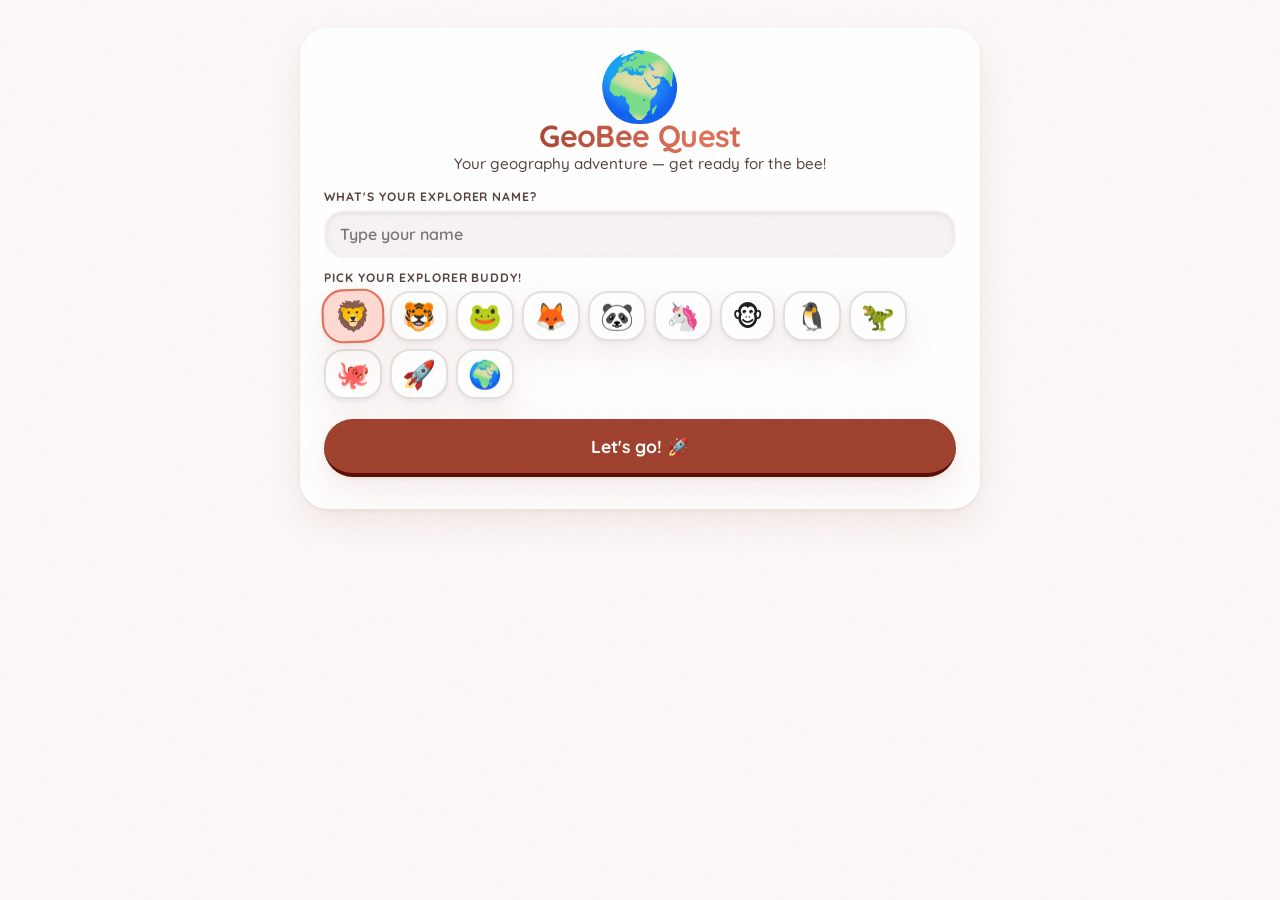
<file: geo-bee-quest/index.html>
<!DOCTYPE html>
<html lang="en">
<head>
  <meta charset="UTF-8" />
  <meta name="viewport" content="width=device-width, initial-scale=1.0, user-scalable=no" />
  <meta name="theme-color" content="#fcf9f8" />
  <title>GeoBee Quest 🌍</title>
  <link rel="icon" href="data:image/svg+xml,<svg xmlns='http://www.w3.org/2000/svg' viewBox='0 0 100 100'><text y='.9em' font-size='90'>🌍</text></svg>" />
  <link rel="preconnect" href="https://fonts.googleapis.com" />
  <link href="https://fonts.googleapis.com/css2?family=Quicksand:wght@500;600;700&display=swap" rel="stylesheet" />
  <link rel="stylesheet" href="css/style.css" />
</head>
<body class="film-grain">
  <aside id="sidebar" aria-label="navigation"></aside>
  <div id="app">
    <div id="screen-welcome" class="screen"></div>
    <div id="screen-home" class="screen"></div>
    <div id="screen-quiz" class="screen"></div>
    <div id="screen-learn" class="screen"></div>
    <div id="screen-summary" class="screen"></div>
    <div id="screen-progress" class="screen"></div>
    <div id="screen-settings" class="screen"></div>
  </div>
  <noscript><p style="text-align:center;padding:2rem">GeoBee Quest needs JavaScript to run.</p></noscript>
  <script src="js/config.js"></script>
  <script src="js/data.js"></script>
  <script src="js/scenes.js"></script>
  <script src="js/maps.js"></script>
  <script src="js/questions.js"></script>
  <script src="js/engine.js"></script>
  <script src="js/sync.js"></script>
  <script src="js/app.js"></script>
</body>
</html>
</file>
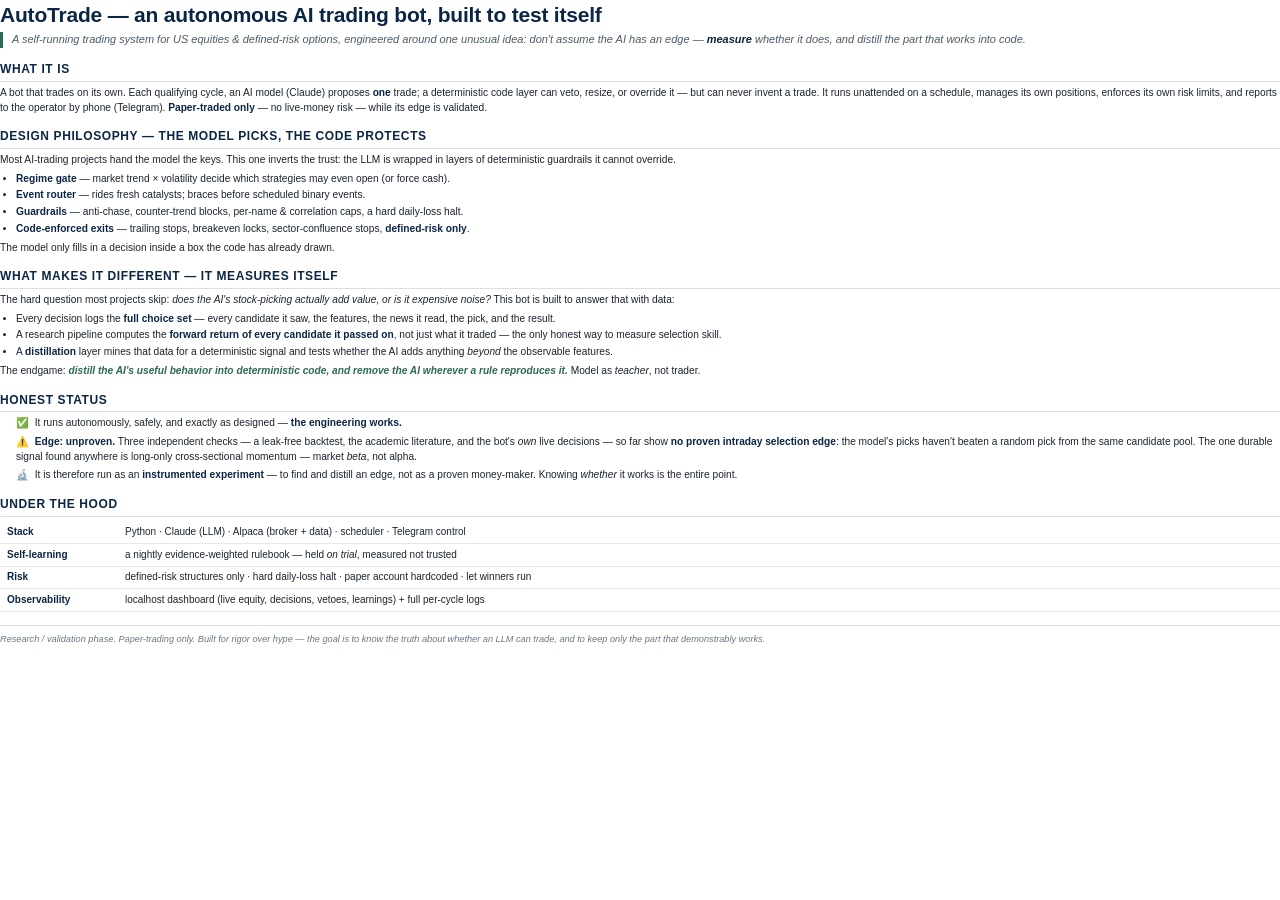
<file: ONEPAGER.html>
<!doctype html><html><head><meta charset="utf-8"><style>
@page { size: Letter; margin: 0.55in 0.6in; }
* { box-sizing: border-box; }
body { font: 10.2px/1.45 -apple-system, "Segoe UI", Roboto, Helvetica, Arial, sans-serif;
       color: #1c2430; margin: 0; }
h1 { font-size: 21px; margin: 0 0 2px; color: #0b2545; letter-spacing: -0.2px; }
.tag { font-size: 11px; color: #4a5a6a; font-style: italic; margin: 0 0 12px;
       border-left: 3px solid #2d6a4f; padding-left: 9px; }
h2 { font-size: 12px; margin: 13px 0 4px; color: #0b2545; text-transform: uppercase;
     letter-spacing: 0.6px; border-bottom: 1.5px solid #d8e0e8; padding-bottom: 2px; }
p { margin: 4px 0; }
ul { margin: 4px 0 4px 0; padding-left: 16px; }
li { margin: 2px 0; }
b { color: #0b2545; }
.em { font-style: italic; color: #2d6a4f; font-weight: 600; }
.status li { list-style: none; margin-left: -16px; margin: 4px 0; }
.k { color: #6a7785; font-size: 9.4px; }
table { border-collapse: collapse; width: 100%; margin: 5px 0; }
td { padding: 3.5px 7px; border-bottom: 1px solid #e3e9ef; vertical-align: top; font-size: 10px; }
td.h { width: 118px; font-weight: 700; color: #0b2545; }
.foot { margin-top: 13px; padding-top: 7px; border-top: 1.5px solid #d8e0e8;
        font-size: 9.2px; color: #6a7785; font-style: italic; }
</style></head><body>

<h1>AutoTrade — an autonomous AI trading bot, built to test itself</h1>
<div class="tag">A self-running trading system for US equities &amp; defined-risk options, engineered around one
unusual idea: don't assume the AI has an edge — <b>measure</b> whether it does, and distill the part that
works into code.</div>

<h2>What it is</h2>
<p>A bot that trades on its own. Each qualifying cycle, an AI model (Claude) proposes <b>one</b> trade; a
deterministic code layer can veto, resize, or override it — but can never invent a trade. It runs unattended
on a schedule, manages its own positions, enforces its own risk limits, and reports to the operator by phone
(Telegram). <b>Paper-traded only</b> — no live-money risk — while its edge is validated.</p>

<h2>Design philosophy — the model picks, the code protects</h2>
<p>Most AI-trading projects hand the model the keys. This one inverts the trust: the LLM is wrapped in layers
of deterministic guardrails it cannot override.</p>
<ul>
<li><b>Regime gate</b> — market trend × volatility decide which strategies may even open (or force cash).</li>
<li><b>Event router</b> — rides fresh catalysts; braces before scheduled binary events.</li>
<li><b>Guardrails</b> — anti-chase, counter-trend blocks, per-name &amp; correlation caps, a hard daily-loss halt.</li>
<li><b>Code-enforced exits</b> — trailing stops, breakeven locks, sector-confluence stops, <b>defined-risk only</b>.</li>
</ul>
<p>The model only fills in a decision inside a box the code has already drawn.</p>

<h2>What makes it different — it measures itself</h2>
<p>The hard question most projects skip: <i>does the AI's stock-picking actually add value, or is it expensive
noise?</i> This bot is built to answer that with data:</p>
<ul>
<li>Every decision logs the <b>full choice set</b> — every candidate it saw, the features, the news it read, the pick, and the result.</li>
<li>A research pipeline computes the <b>forward return of every candidate it passed on</b>, not just what it traded — the only honest way to measure selection skill.</li>
<li>A <b>distillation</b> layer mines that data for a deterministic signal and tests whether the AI adds anything <i>beyond</i> the observable features.</li>
</ul>
<p>The endgame: <span class="em">distill the AI's useful behavior into deterministic code, and remove the AI
wherever a rule reproduces it.</span> Model as <i>teacher</i>, not trader.</p>

<h2>Honest status</h2>
<ul class="status">
<li>✅ &nbsp;It runs autonomously, safely, and exactly as designed — <b>the engineering works.</b></li>
<li>⚠️ &nbsp;<b>Edge: unproven.</b> Three independent checks — a leak-free backtest, the academic literature, and the
bot's <i>own</i> live decisions — so far show <b>no proven intraday selection edge</b>: the model's picks haven't
beaten a random pick from the same candidate pool. The one durable signal found anywhere is long-only cross-sectional
momentum — market <i>beta</i>, not alpha.</li>
<li>🔬 &nbsp;It is therefore run as an <b>instrumented experiment</b> — to find and distill an edge, not as a proven
money-maker. Knowing <i>whether</i> it works is the entire point.</li>
</ul>

<h2>Under the hood</h2>
<table>
<tr><td class="h">Stack</td><td>Python · Claude (LLM) · Alpaca (broker + data) · scheduler · Telegram control</td></tr>
<tr><td class="h">Self-learning</td><td>a nightly evidence-weighted rulebook — held <i>on trial</i>, measured not trusted</td></tr>
<tr><td class="h">Risk</td><td>defined-risk structures only · hard daily-loss halt · paper account hardcoded · let winners run</td></tr>
<tr><td class="h">Observability</td><td>localhost dashboard (live equity, decisions, vetoes, learnings) + full per-cycle logs</td></tr>
</table>

<div class="foot">Research / validation phase. Paper-trading only. Built for rigor over hype — the goal is to
know the truth about whether an LLM can trade, and to keep only the part that demonstrably works.</div>

</body></html>
</file>
<file: geo-bee-quest/css/style.css>
/* GeoBee Quest — "Terra Explorer" theme.
 * Playful Tactile design system (design brief: terra_explorer/DESIGN.md):
 * warm paper surfaces, floating white tiles with soft double shadows,
 * Terracotta primary with 3D "clay" buttons that sink when pressed,
 * Sage green secondary/sticker chips, Quicksand type, MAX roundness.
 */
* { box-sizing: border-box; margin: 0; padding: 0; }
:root {
  /* Terra Explorer palette */
  --paper: #fcf9f8;
  --tile: #ffffff;
  --tile-low: #f6f3f2;
  --tile-high: #f0eded;
  --tile-highest: #e4e2e1;
  --ink: #1b1c1c;
  --ink-soft: #56423e;
  --outline: #89726d;
  --outline-soft: #ddc0ba;

  --terra: #9f402d;        /* primary — deep clay */
  --terra-bright: #e2725b; /* primary container — salmon */
  --terra-soft: #ffdad3;
  --terra-deep: #5a0d02;

  --sage: #56642b;
  --sage-bright: #d6e7a1;
  --sage-soft: #eef4d9;

  --sand: #e9e2d3;
  --error: #ba1a1a;
  --error-soft: #ffdad6;
  --sun: #f5c518;

  --font-body: "Quicksand", "Comfortaa", "Segoe UI", system-ui, sans-serif;
  --font-display: "Quicksand", "Comfortaa", "Segoe UI", system-ui, sans-serif;

  --r-sm: 0.75rem; --r: 1.25rem; --r-md: 1.75rem; --r-lg: 2.25rem; --r-full: 9999px;
  /* double tactile shadow: sharp close + wide diffused */
  --shadow: 0 2px 4px rgb(27 28 28 / 0.05), 0 14px 34px rgb(159 64 45 / 0.10);
  --shadow-lift: 0 4px 8px rgb(27 28 28 / 0.06), 0 22px 44px rgb(159 64 45 / 0.14);
}
html { -webkit-text-size-adjust: 100%; background: var(--paper); }
body {
  font-family: var(--font-body); font-weight: 500;
  background: var(--paper);
  min-height: 100vh; color: var(--ink);
  display: flex; justify-content: center;
}
/* Paper grain (very faint) */
body.film-grain::before {
  content: ""; position: fixed; inset: 0; pointer-events: none; opacity: 0.035;
  background-image: url("data:image/svg+xml,%3Csvg viewBox='0 0 200 200' xmlns='http://www.w3.org/2000/svg'%3E%3Cfilter id='n'%3E%3CfeTurbulence type='fractalNoise' baseFrequency='0.9' numOctaves='2'/%3E%3C/filter%3E%3Crect width='100%25' height='100%25' filter='url(%23n)'/%3E%3C/svg%3E");
  z-index: 50;
}
#app { width: 100%; max-width: 600px; padding: 14px 20px 48px; }

.screen { display: none; }
.screen.active { display: block; animation: rise 0.45s cubic-bezier(0.2, 0.7, 0.3, 1) both; }
@keyframes rise { from { opacity: 0; transform: translateY(14px); } to { opacity: 1; transform: none; } }
@keyframes pop-in { from { opacity: 0; transform: translateY(8px); } to { opacity: 1; transform: none; } }

.card {
  background: var(--tile); border-radius: var(--r-md);
  padding: 24px; margin-bottom: 18px;
  box-shadow: var(--shadow);
}

h1 {
  font-family: var(--font-display); font-weight: 700; font-size: 1.9rem;
  letter-spacing: -0.02em; line-height: 1.15;
}
h2 {
  font-family: var(--font-display); font-weight: 700; font-size: 1.3rem;
  letter-spacing: -0.01em; color: var(--ink);
  margin-bottom: 10px;
}
.muted { color: var(--ink-soft); font-size: 0.95rem; }
.center { text-align: center; }
.title-sheen {
  background: linear-gradient(100deg, var(--terra) 30%, var(--terra-bright) 60%, var(--terra) 90%);
  -webkit-background-clip: text; background-clip: text; color: transparent;
}

/* ---- buttons: thick pills, clay 3D press-to-sink ---- */
button {
  font-family: var(--font-body); font-size: 1rem; font-weight: 700;
  border: none; border-radius: var(--r-full); cursor: pointer;
  padding: 13px 20px; color: var(--ink); background: var(--tile);
  box-shadow: var(--shadow);
  transition: transform 0.1s ease, box-shadow 0.15s ease, filter 0.15s;
  -webkit-tap-highlight-color: transparent;
  min-height: 48px;
}
button:hover { box-shadow: var(--shadow-lift); transform: translateY(-1px); }
button:active { transform: translateY(2px); box-shadow: 0 1px 2px rgb(27 28 28 / 0.10); }
button:disabled { opacity: 0.5; cursor: default; transform: none; }
button.big {
  width: 100%; margin: 8px 0; padding: 16px 20px;
  font-size: 1.1rem; font-weight: 700;
}
button.green {
  background: var(--terra); color: #fff;
  border-bottom: 4px solid var(--terra-deep);
}
button.green:active { border-bottom-width: 1px; }
button.violet { background: var(--terra-soft); color: var(--terra-deep); border-bottom: 4px solid var(--outline-soft); }
button.violet:active { border-bottom-width: 1px; }
button.amber { background: var(--sage-bright); color: var(--sage); border-bottom: 4px solid #bdce89; }
button.amber:active { border-bottom-width: 1px; }
button.berry { background: var(--error-soft); color: var(--error); border-bottom: 4px solid #e7b6b1; }
button.ghost { background: var(--tile); color: var(--ink); }
button.small { font-size: 0.9rem; padding: 8px 16px; min-height: 38px; }

/* ---- hero ---- */
.hero {
  text-align: center; padding-top: 24px; position: relative; overflow: hidden;
  background: var(--tile);
}
.mascot { font-size: 4.2rem; line-height: 1; }
.mascot.bounce { animation: floaty 6s ease-in-out infinite; display: inline-block; }
@keyframes floaty { 0%, 100% { transform: translateY(0) rotate(-2deg); } 50% { transform: translateY(-8px) rotate(2deg); } }
.rank-chip {
  display: inline-block; background: var(--sage-bright); color: var(--sage);
  border: 2px solid transparent;
  border-radius: var(--r-full); padding: 5px 15px; margin: 6px 3px;
  font-size: 0.8rem; font-weight: 700; letter-spacing: 0.05em; text-transform: uppercase;
}
.xp-bar { background: var(--tile-high); border-radius: var(--r-full); height: 14px; overflow: hidden; margin: 12px 0 4px; box-shadow: inset 0 2px 4px rgb(27 28 28 / 0.08); }
.xp-bar > div {
  background: var(--sage); height: 100%;
  border-radius: var(--r-full); transition: width 0.6s ease;
}
.due-chip {
  display: inline-block; background: var(--terra-soft); border-radius: var(--r-full);
  padding: 4px 13px; font-size: 0.82rem; font-weight: 700; color: var(--terra);
}

/* ---- quiz ---- */
.quiz-top {
  position: sticky; top: 0; z-index: 40;
  display: flex; align-items: center; justify-content: space-between;
  gap: 8px; margin: 0 -20px 14px; padding: 10px 20px;
  background: rgb(252 249 248 / 0.85); backdrop-filter: blur(12px); -webkit-backdrop-filter: blur(12px);
}
.quiz-top .stat {
  background: var(--tile); border-radius: var(--r-full); box-shadow: var(--shadow);
  padding: 7px 14px; font-weight: 700; font-size: 0.9rem; color: var(--ink-soft);
}
.icon-btn { background: var(--tile); color: var(--ink); padding: 8px 15px; min-height: 40px; font-size: 0.95rem; }
.topic-chip, .mode-chip {
  display: inline-block; border-radius: var(--r-full); padding: 4px 13px;
  font-size: 0.76rem; font-weight: 700; letter-spacing: 0.05em; text-transform: uppercase;
  margin-bottom: 10px;
}
/* sticker-style chips: sage border, translucent fill */
.topic-chip { background: var(--sage-soft); color: var(--sage); border: 2px solid var(--sage-bright); }
.mode-chip { margin-left: 6px; }
.mode-review { background: var(--sand); color: var(--ink-soft); border: 2px solid #d6ccb4; }
.mode-challenge { background: var(--terra-soft); color: var(--terra); border: 2px solid #f3b8aa; }
.mode-reask { background: var(--sage-soft); color: var(--sage); border: 2px solid var(--sage-bright); }
.prompt { font-size: 1.35rem; font-weight: 700; line-height: 1.4; margin: 6px 0 14px; letter-spacing: -0.01em; }
.qmedia { text-align: center; margin: 10px 0 16px; }
.qmedia img.flag { width: min(200px, 60%); border-radius: var(--r-sm); box-shadow: var(--shadow); }
.qmedia .flag-emoji { font-size: 5rem; line-height: 1; }

/* Answer tiles: floating white pills that fill sage/red on validation */
.options { display: grid; gap: 12px; }
.options.flags { grid-template-columns: 1fr 1fr; }
.opt {
  background: var(--tile); color: var(--ink); text-align: left;
  border: 2px solid transparent; border-radius: var(--r);
  padding: 15px 18px; font-size: 1.05rem; font-weight: 600; min-height: 54px;
  box-shadow: var(--shadow);
}
.opt:hover { border-color: var(--terra-bright); }
.options.flags .opt { text-align: center; }
.opt img.flag { width: 90%; max-width: 130px; border-radius: var(--r-sm); }
.opt .flag-emoji { font-size: 3rem; }
.opt.correct {
  background: var(--sage-bright); border-color: var(--sage); color: var(--sage);
}
.opt.wrong {
  background: var(--error-soft); border-color: var(--error); color: var(--error);
  animation: shake 0.35s;
}
.opt.reveal { border-color: var(--sage); color: var(--sage); }
@keyframes shake { 0%,100% { transform: translateX(0); } 25% { transform: translateX(-6px); } 75% { transform: translateX(6px); } }

.typed-row { display: flex; gap: 8px; margin-top: 6px; }
.typed-row input {
  flex: 1; min-width: 0; font-family: var(--font-body); font-size: 1.1rem; font-weight: 600;
  padding: 12px 16px; background: var(--tile-low); color: var(--ink);
  border: 2px solid transparent; border-radius: var(--r);
  box-shadow: inset 0 2px 5px rgb(27 28 28 / 0.08); /* stamped into the paper */
}
.typed-row input::placeholder { color: var(--outline); }
.typed-row input:focus { outline: none; border-color: var(--terra-bright); }

.feedback { border-radius: var(--r); padding: 15px 17px; margin-top: 14px; animation: pop-in 0.2s ease; }
.feedback.good { background: var(--sage-soft); border: 2px solid var(--sage-bright); }
.feedback.bad { background: var(--error-soft); border: 2px solid #e7b6b1; }
.feedback .headline { font-size: 1.12rem; font-weight: 700; }
.feedback.good .headline { color: var(--sage); }
.feedback.bad .headline { color: var(--error); }
.feedback .fact { margin-top: 6px; font-size: 0.95rem; color: var(--ink-soft); }
.feedback .xp-gain { color: var(--terra); font-weight: 700; }

.teach { text-align: center; padding: 10px 0; }
.teach .new-tag {
  display: inline-block; background: var(--terra-soft); border: 2px solid var(--terra-bright);
  color: var(--terra); border-radius: var(--r-full); padding: 4px 14px;
  font-size: 0.78rem; font-weight: 700; letter-spacing: 0.06em; text-transform: uppercase;
  margin-bottom: 12px;
}
.teach .teach-main {
  font-family: var(--font-display); font-weight: 700; font-size: 1.55rem;
  letter-spacing: -0.01em; line-height: 1.3; margin-bottom: 10px; color: var(--terra);
}
.teach .fact { color: var(--ink-soft); margin-bottom: 8px; }

/* ---- summary ---- */
.stars { font-size: 3.2rem; letter-spacing: 6px; }
.summary-line { font-size: 1.15rem; font-weight: 700; margin: 6px 0; font-variant-numeric: tabular-nums; }
.event-chip {
  display: inline-block; background: var(--sage-soft); border: 2px solid var(--sage-bright);
  border-radius: var(--r-full); padding: 6px 14px; margin: 4px; font-weight: 700; font-size: 0.9rem;
  color: var(--sage);
}

/* ---- progress (parent view) ---- */
.topic-row { margin-bottom: 16px; }
.topic-head { display: flex; justify-content: space-between; align-items: baseline; font-weight: 700; }
.tier-stars { color: var(--terra-bright); font-size: 0.9rem; letter-spacing: 0.08em; }
.bar { background: var(--tile-high); height: 13px; border-radius: var(--r-full); overflow: hidden; margin: 6px 0; display: flex; box-shadow: inset 0 2px 4px rgb(27 28 28 / 0.07); }
.bar .seg-mastered { background: var(--sage); height: 100%; }
.bar .seg-known { background: #a9bd6b; height: 100%; }
.bar .seg-learning { background: var(--terra-bright); height: 100%; }
.counts { font-size: 0.84rem; color: var(--ink-soft); }
.weak-list { margin: 6px 0 0 0; padding-left: 18px; font-size: 0.9rem; color: var(--ink-soft); }
.badge-grid { display: flex; flex-wrap: wrap; gap: 10px; }
.badge-tile {
  background: var(--tile); border: 2px solid var(--tile-highest);
  border-radius: var(--r); padding: 10px 12px; text-align: center; min-width: 88px;
  box-shadow: var(--shadow);
}
.badge-tile.locked { filter: grayscale(1); opacity: 0.45; box-shadow: none; background: var(--tile-low); }
.badge-tile .b-emoji { font-size: 1.6rem; }
.badge-tile .b-name { font-size: 0.72rem; font-weight: 700; letter-spacing: 0.04em; text-transform: uppercase; color: var(--ink-soft); }

/* ---- settings ---- */
.field { margin: 12px 0; }
.field label {
  font-size: 0.76rem; font-weight: 700; letter-spacing: 0.08em; text-transform: uppercase;
  color: var(--ink-soft); display: block; margin-bottom: 6px;
}
.field input[type="text"], .field input[type="email"], .field input[type="password"],
.field input[type="date"], .field textarea {
  width: 100%; font-family: var(--font-body); font-size: 1rem; font-weight: 600; padding: 12px 14px;
  background: var(--tile-low); color: var(--ink);
  border: 2px solid transparent; border-radius: var(--r);
  box-shadow: inset 0 2px 5px rgb(27 28 28 / 0.08);
  color-scheme: light;
}
.field input:focus, .field textarea:focus { outline: none; border-color: var(--terra-bright); }
.toggle-row { display: flex; align-items: center; justify-content: space-between; padding: 11px 0; border-bottom: 2px dashed var(--tile-highest); }
.toggle-row:last-child { border-bottom: none; }
.toggle-row .t-label { font-weight: 600; font-size: 0.98rem; }
.switch { position: relative; width: 54px; height: 32px; flex: none; }
.switch input { opacity: 0; width: 0; height: 0; }
.switch span { position: absolute; inset: 0; background: var(--tile-highest); border-radius: var(--r-full); transition: 0.2s; cursor: pointer; box-shadow: inset 0 2px 4px rgb(27 28 28 / 0.1); }
.switch span::before {
  content: ""; position: absolute; width: 24px; height: 24px; border-radius: 50%;
  background: var(--tile); top: 4px; left: 4px; transition: 0.2s; box-shadow: 0 2px 4px rgb(27 28 28 / 0.2);
}
.switch input:checked + span { background: var(--sage); }
.switch input:checked + span::before { transform: translateX(22px); }

.row { display: flex; gap: 8px; flex-wrap: wrap; }
.row > button { flex: 1; }
.note { font-size: 0.85rem; color: var(--ink-soft); margin-top: 6px; }
.sync-ok { color: var(--sage); font-weight: 700; }
.sync-warn { color: var(--terra); font-weight: 700; }
textarea { background: var(--tile-low); color: var(--ink); border: 2px solid transparent; border-radius: var(--r); padding: 10px 12px; font-family: var(--font-body); box-shadow: inset 0 2px 5px rgb(27 28 28 / 0.08); }

/* ---- confetti ---- */
.confetti { position: fixed; top: -40px; font-size: 1.6rem; pointer-events: none; z-index: 99; animation: fall linear forwards; }
@keyframes fall { to { transform: translateY(110vh) rotate(720deg); opacity: 0.7; } }

/* ---- maps: paper atlas ---- */
.map-svg { width: 100%; height: auto; background: #cfe4ee; border-radius: var(--r); box-shadow: var(--shadow); }
.map-svg path { fill: var(--sand); stroke: #c9bda2; stroke-width: 1; }
.map-svg.world path { stroke-width: 0.6; }
.map-svg path.hl {
  fill: var(--terra-bright); stroke: var(--terra); stroke-width: 1.5;
  filter: drop-shadow(0 2px 4px rgb(159 64 45 / 0.5));
}
.map-svg.clickable path { cursor: pointer; }
.map-svg.clickable path:hover { fill: var(--sage-bright); }
.map-svg path.good {
  fill: #8fae4f; stroke: var(--sage);
  filter: drop-shadow(0 2px 4px rgb(86 100 43 / 0.5)); animation: map-pop 0.5s ease;
}
.map-svg path.bad { fill: var(--error-soft); stroke: var(--error); animation: shake 0.35s; }
@keyframes map-pop { 0% { opacity: 0.3; } 50% { opacity: 1; } }
.pulse-ring { fill: none; stroke: var(--terra); stroke-width: 3; animation: pulse-ring 1.2s ease-out infinite; pointer-events: none; }
@keyframes pulse-ring { 0% { r: 14; opacity: 1; } 100% { r: 34; opacity: 0; } }

/* ---- fun layer ---- */
.avatar-grid { display: flex; flex-wrap: wrap; gap: 8px; }
.avatar-pick {
  font-size: 1.7rem; background: var(--tile); border: 2px solid var(--tile-highest);
  border-radius: var(--r); padding: 6px 10px; min-height: 48px; box-shadow: var(--shadow);
}
.avatar-pick.sel {
  border-color: var(--terra-bright); background: var(--terra-soft);
  transform: scale(1.08) rotate(-2deg);
}
.avatar-chip {
  position: absolute; top: 14px; right: 14px; z-index: 2; font-size: 1.4rem;
  background: var(--tile); border: 3px solid var(--terra-bright); border-radius: 50%;
  width: 48px; height: 48px; min-height: 48px; padding: 0;
}
.hero { position: relative; }
.celebrate-overlay {
  position: fixed; inset: 0; background: rgb(27 28 28 / 0.35); z-index: 90;
  backdrop-filter: blur(10px); -webkit-backdrop-filter: blur(10px);
  display: flex; align-items: center; justify-content: center; animation: pop-in 0.2s ease; padding: 20px;
}
.celebrate-box {
  background: var(--tile); border-radius: var(--r-lg); padding: 28px 24px; text-align: center;
  max-width: 480px; width: 100%; max-height: 84vh; overflow-y: auto;
  box-shadow: var(--shadow-lift);
}
.celebrate-box .c-emoji { font-size: 4.5rem; animation: floaty 1.6s ease-in-out infinite; display: inline-block; }
.celebrate-box h1 { color: var(--terra); }
.profile-list { display: flex; flex-direction: column; gap: 10px; margin-top: 12px; }
.sticker-grid { display: flex; flex-wrap: wrap; gap: 8px; justify-content: center; margin: 12px 0; }
.sticker {
  font-size: 1.9rem; background: var(--tile); border: 2px solid var(--tile-highest);
  border-radius: var(--r-sm); padding: 6px 9px; box-shadow: var(--shadow);
  transform: rotate(-2deg);
}
.sticker:nth-child(even) { transform: rotate(2deg); }
.sticker.locked {
  filter: grayscale(1); opacity: 0.35; box-shadow: none; transform: none;
  background: repeating-linear-gradient(45deg, var(--tile-low), var(--tile-low) 6px, var(--tile-high) 6px, var(--tile-high) 12px);
}
.coach { background: var(--tile); border: 2px dashed var(--sage-bright); position: relative; }
.coach::before {
  content: "COACH"; position: absolute; top: -11px; left: 18px;
  background: var(--sage); color: #fff; border-radius: var(--r-full);
  font-size: 0.64rem; font-weight: 700; letter-spacing: 0.14em; padding: 3px 12px;
}
.coach-line { font-size: 0.98rem; margin: 4px 0; }
.coach-line b { color: var(--terra); }
.quest-bar { display: flex; align-items: center; gap: 10px; margin-top: 10px; font-weight: 700; font-size: 0.88rem; color: var(--ink-soft); }
#btn-mic.listening { animation: pulse 1s infinite; background: var(--error-soft); color: var(--error); }
@keyframes pulse { 0%, 100% { transform: scale(1); } 50% { transform: scale(1.1); } }

@media (prefers-reduced-motion: reduce) {
  .mascot.bounce, .celebrate-box .c-emoji, .pulse-ring, #btn-mic.listening, .screen.active { animation: none; }
}
@media (max-width: 380px) {
  .prompt { font-size: 1.15rem; }
  .options.flags { grid-template-columns: 1fr; }
}

/* ---- print review sheet ---- */
#print-sheet { display: none; }
@media print {
  body { background: #fff; display: block; }
  body.film-grain::before { display: none; }
  #app, #sidebar, .confetti, .celebrate-overlay { display: none !important; }
  #print-sheet { display: block !important; font-family: Georgia, serif; color: #000; padding: 24px; }
  #print-sheet h1 { font-size: 20pt; margin-bottom: 4px; font-family: Georgia, serif; }
  #print-sheet h2 { font-size: 14pt; margin: 14px 0 4px; font-family: Georgia, serif; color: #000; }
  #print-sheet ul { margin-left: 20px; }
  #print-sheet li { margin: 3px 0; font-size: 11pt; }
}

/* ---- pyramid clue questions ---- */
.clue-list { margin: 0 0 4px 20px; }
.clue-list .clue { margin: 8px 0; font-size: 1.02rem; line-height: 1.45; animation: pop-in 0.25s ease; }
.clue-list .clue.hidden-clue { display: none; }

/* ---- desktop shell (>=960px): white sidebar, salmon active pill ---- */
#sidebar { display: none; }
@media (min-width: 960px) {
  body { justify-content: flex-start; }
  #sidebar {
    display: flex; flex-direction: column; gap: 4px; flex: none;
    position: sticky; top: 0; height: 100vh; width: 264px;
    background: var(--tile); border-right: 2px solid var(--tile-high);
    padding: 28px 16px 20px; z-index: 60;
  }
  body[data-screen="screen-welcome"] #sidebar { display: none; }
  body[data-screen="screen-welcome"] { justify-content: center; }
  #app { max-width: 880px; margin: 0 auto; padding: 28px 32px 60px; }
  #screen-quiz, #screen-summary, #screen-welcome { max-width: 680px; margin: 0 auto; }
  .quiz-top { margin: 0 -32px 14px; padding: 10px 32px; }
  #screen-home > button.big, #screen-home > .row { display: none; }
  .learn-grid { grid-template-columns: repeat(auto-fill, minmax(165px, 1fr)); }
  .coverage-grid { display: grid; grid-template-columns: 1fr 1fr; column-gap: 28px; }
  .options:not(.flags) { grid-template-columns: 1fr 1fr; }
  .options.flags { grid-template-columns: repeat(4, 1fr); }
}
.sb-logo { padding: 0 8px 16px; display: flex; align-items: center; gap: 10px; }
.sb-logo .title-sheen {
  font-family: var(--font-display); font-weight: 700; font-size: 1.35rem; letter-spacing: -0.01em;
  background: none; color: var(--terra); -webkit-text-fill-color: var(--terra);
}
.sb-sub { font-size: 0.62rem; font-weight: 700; letter-spacing: 0.2em; text-transform: uppercase; color: var(--outline); margin-top: 2px; }
.sb-nav { display: flex; flex-direction: column; gap: 6px; flex: 1; }
.sb-nav button {
  text-align: left; background: none; box-shadow: none; padding: 12px 16px; min-height: 46px;
  font-size: 0.98rem; font-weight: 600; color: var(--ink); border-radius: var(--r-full);
}
.sb-nav button:hover { background: var(--tile-low); transform: none; box-shadow: none; }
.sb-nav button.active {
  background: var(--terra-bright); color: #fff;
  box-shadow: 0 6px 14px rgb(226 114 91 / 0.4);
}
.sb-play { margin: 10px 0; font-size: 1rem !important; }
.sb-profile {
  display: flex; align-items: center; gap: 10px; text-align: left;
  background: var(--tile); border: 2px solid var(--tile-high);
  padding: 10px 12px; border-radius: var(--r-md); line-height: 1.25;
  box-shadow: var(--shadow);
}
.sb-profile small { color: var(--ink-soft); font-size: 0.7rem; letter-spacing: 0.05em; text-transform: uppercase; font-weight: 700; }
.sb-avatar {
  font-size: 1.3rem; width: 42px; height: 42px; flex: none;
  display: grid; place-items: center; border-radius: 50%;
  background: var(--terra-soft); border: 2px solid var(--terra-bright);
}

/* ---- learn mode ---- */
.learn-grid { display: grid; grid-template-columns: 1fr 1fr; gap: 12px; }
.learn-tile {
  display: flex; flex-direction: column; align-items: center; gap: 4px;
  background: var(--tile); border: 2px solid transparent;
  border-radius: var(--r-md); padding: 16px 10px; min-height: 104px;
  box-shadow: var(--shadow);
}
.learn-tile:hover { border-color: var(--sage-bright); }
.learn-tile:nth-child(3n) { transform: rotate(0.6deg); }
.learn-tile:nth-child(3n+1) { transform: rotate(-0.6deg); }
.learn-tile:hover { transform: rotate(0deg) translateY(-2px); }
.learn-tile .lt-emoji { font-size: 2rem; }
.learn-tile .lt-name { font-weight: 700; font-size: 0.92rem; text-align: center; }
.learn-tile .lt-count { font-size: 0.7rem; font-weight: 700; letter-spacing: 0.06em; text-transform: uppercase; color: var(--sage); }
.learn-nav { margin-top: 4px; }
.learn-nav .big { margin: 4px 0; }

/* ---- Field Book: chapter covers & book pages ---- */
.scene { width: 100%; height: 100%; display: block; }
.book-cover { text-align: center; padding-top: 20px; }
.book-cover .bc-scene {
  height: 150px; border-radius: var(--r); overflow: hidden; margin-bottom: 16px;
  box-shadow: inset 0 2px 6px rgb(27 28 28 / 0.08);
}
.book-cover .bc-scene .map-svg { height: 100%; width: 100%; object-fit: cover; box-shadow: none; }
.bc-kicker {
  font-size: 0.72rem; font-weight: 700; letter-spacing: 0.18em; text-transform: uppercase;
  color: var(--terra); margin-bottom: 4px;
}
.bc-intro {
  text-align: left; font-size: 1.02rem; line-height: 1.65; color: var(--ink);
  margin: 12px 0 4px; padding: 14px 16px;
  background: var(--tile-low); border-radius: var(--r);
  border-left: 4px solid var(--sage-bright);
}
.bc-intro::first-letter { font-size: 1.7em; font-weight: 700; color: var(--terra); }
.bc-progress { display: flex; align-items: center; gap: 12px; margin: 14px 0 4px; }
.bc-progress .bar { flex: 1; margin: 0; }

.book-page {
  position: relative; overflow: hidden;
  background: #fffdf7;
  border-left: 10px solid transparent;
  background-image: repeating-linear-gradient(
    to bottom, var(--outline-soft) 0 6px, transparent 6px 16px);
  background-size: 3px 100%; background-repeat: no-repeat; background-position: 8px 0;
  background-color: #fffdf7;
}
.book-page::after { /* dog-eared corner */
  content: ""; position: absolute; right: 0; bottom: 0;
  border-style: solid; border-width: 0 0 26px 26px;
  border-color: transparent transparent var(--sand) transparent;
  filter: drop-shadow(-2px -2px 2px rgb(27 28 28 / 0.08));
}
.book-page.turn-fwd { animation: page-fwd 0.4s cubic-bezier(0.2, 0.7, 0.3, 1) both; transform-origin: left center; }
.book-page.turn-back { animation: page-back 0.4s cubic-bezier(0.2, 0.7, 0.3, 1) both; transform-origin: right center; }
@keyframes page-fwd { from { opacity: 0; transform: perspective(900px) rotateY(-14deg); } to { opacity: 1; transform: none; } }
@keyframes page-back { from { opacity: 0; transform: perspective(900px) rotateY(14deg); } to { opacity: 1; transform: none; } }
.bp-ribbon {
  display: inline-block; background: var(--sage-soft); color: var(--sage);
  border: 2px solid var(--sage-bright); border-radius: var(--r-full);
  font-size: 0.72rem; font-weight: 700; letter-spacing: 0.08em; text-transform: uppercase;
  padding: 3px 12px; margin-bottom: 12px;
}
.bp-scene { height: 110px; border-radius: var(--r); overflow: hidden; margin-bottom: 14px; }
.bp-question {
  font-size: 0.86rem; font-weight: 700; letter-spacing: 0.06em; text-transform: uppercase;
  color: var(--ink-soft); margin-bottom: 6px;
}
.book-page .teach-main {
  font-family: var(--font-display); font-weight: 700; font-size: 1.5rem;
  letter-spacing: -0.01em; line-height: 1.3; margin-bottom: 10px; color: var(--terra);
}
.bp-note {
  text-align: left; background: var(--tile-low); border-radius: var(--r);
  padding: 12px 14px; margin: 8px 0 10px; font-size: 0.96rem; line-height: 1.55; color: var(--ink);
  border-left: 4px solid var(--terra-bright);
}
.bp-note-tag {
  display: block; font-size: 0.7rem; font-weight: 700; letter-spacing: 0.1em;
  text-transform: uppercase; color: var(--terra); margin-bottom: 3px;
}
.bp-footer {
  margin-top: 12px; font-size: 0.78rem; font-weight: 700; letter-spacing: 0.12em;
  color: var(--outline); text-transform: uppercase;
}
@media (prefers-reduced-motion: reduce) {
  .book-page.turn-fwd, .book-page.turn-back { animation: none; }
}

/* --- Field Book v14: table of contents + section divider pages --- */
.bc-toc {
  text-align: left;
  background: var(--paper, #fcf9f8);
  border-radius: 18px;
  padding: 14px 16px;
  margin: 14px 0 4px;
}
.bc-toc-title {
  font-size: 0.72rem;
  font-weight: 700;
  letter-spacing: 0.14em;
  text-transform: uppercase;
  color: var(--terra, #9f402d);
  margin-bottom: 8px;
}
.toc-row {
  display: flex;
  align-items: baseline;
  gap: 8px;
  width: 100%;
  background: none;
  border: none;
  padding: 7px 2px;
  font: inherit;
  font-weight: 600;
  color: inherit;
  cursor: pointer;
  border-radius: 10px;
}
.toc-row:hover { background: rgba(226, 114, 91, 0.09); }
.toc-name { white-space: nowrap; overflow: hidden; text-overflow: ellipsis; }
.toc-dots {
  flex: 1;
  border-bottom: 2px dotted rgba(86, 66, 62, 0.3);
  transform: translateY(-4px);
  min-width: 16px;
}
.toc-page { color: var(--terra, #9f402d); font-weight: 700; white-space: nowrap; }

.sec-page { text-align: center; }
.sec-page .bp-scene .scene { height: 130px; }
.sec-title { margin: 2px 0 6px; font-size: 1.5rem; }
.sec-page .bc-intro { text-align: left; }

/* --- Field Book v15: textbook prose + atlas entries --- */
.bp-title {
  text-align: left;
  font-size: 1.35rem;
  margin: 2px 0 8px;
  color: var(--terra, #9f402d);
}
.bp-prose.teach-main {
  text-align: left;
  font-size: 1.04rem;
  font-weight: 600;
  line-height: 1.65;
  color: inherit;
}
.bp-prose.teach-main::first-letter {
  font-size: 1.6em;
  font-weight: 700;
  color: var(--terra, #9f402d);
}

/* --- v15 pedagogy: coach's debrief + corrective retype --- */
.debrief { margin-top: 14px; text-align: left; }
.debrief h2 { margin-bottom: 10px; }
.debrief-row {
  padding: 10px 12px;
  border-radius: 14px;
  background: var(--paper, #fcf9f8);
  margin-bottom: 8px;
}
.debrief-q { font-weight: 700; margin-bottom: 2px; }
.debrief-a { color: var(--sage-deep, #56642b); font-weight: 700; }
.retype-row input {
  border-color: var(--terra-soft, #e2725b);
}

/* teaching diagrams keep their full drawing (no crop — labels must show) */
.bp-diagram { height: auto; }
.bp-diagram .scene { height: auto; aspect-ratio: 200 / 110; }

/* --- v16 My Atlas: mastery map --- */
.atlas-map { border-radius: var(--r); overflow: hidden; margin: 8px 0 4px; }
.atlas-map .map-svg { width: 100%; height: auto; display: block; }
.atlas-map path.atl { cursor: pointer; stroke: #fffdf7; stroke-width: 0.6; transition: opacity 0.15s; }
.atlas-map path.atl:hover { opacity: 0.75; }
.atlas-map path.atl-unseen { fill: #e5ddd6 !important; }
.atlas-map path.atl-learning { fill: #f5c518 !important; }
.atlas-map path.atl-known { fill: #a8c46a !important; }
.atlas-map path.atl-mastered { fill: #56642b !important; }
.atlas-legend { display: flex; flex-wrap: wrap; gap: 10px 14px; font-size: 0.85rem; font-weight: 600; }
.atl-chip { display: inline-block; width: 14px; height: 14px; border-radius: 4px; vertical-align: -2px; margin-right: 4px; }
.atl-chip.atl-unseen { background: #e5ddd6; }
.atl-chip.atl-learning { background: #f5c518; }
.atl-chip.atl-known { background: #a8c46a; }
.atl-chip.atl-mastered { background: #56642b; }
.atlas-map path.atl-off { fill: #efe9e4 !important; opacity: 0.55; }

/* --- v19 audit fixes --- */
/* page-turn animation must never widen the page (scrollbar jiggle) */
body { overflow-x: hidden; }
#app { overflow-x: clip; }
</file>
